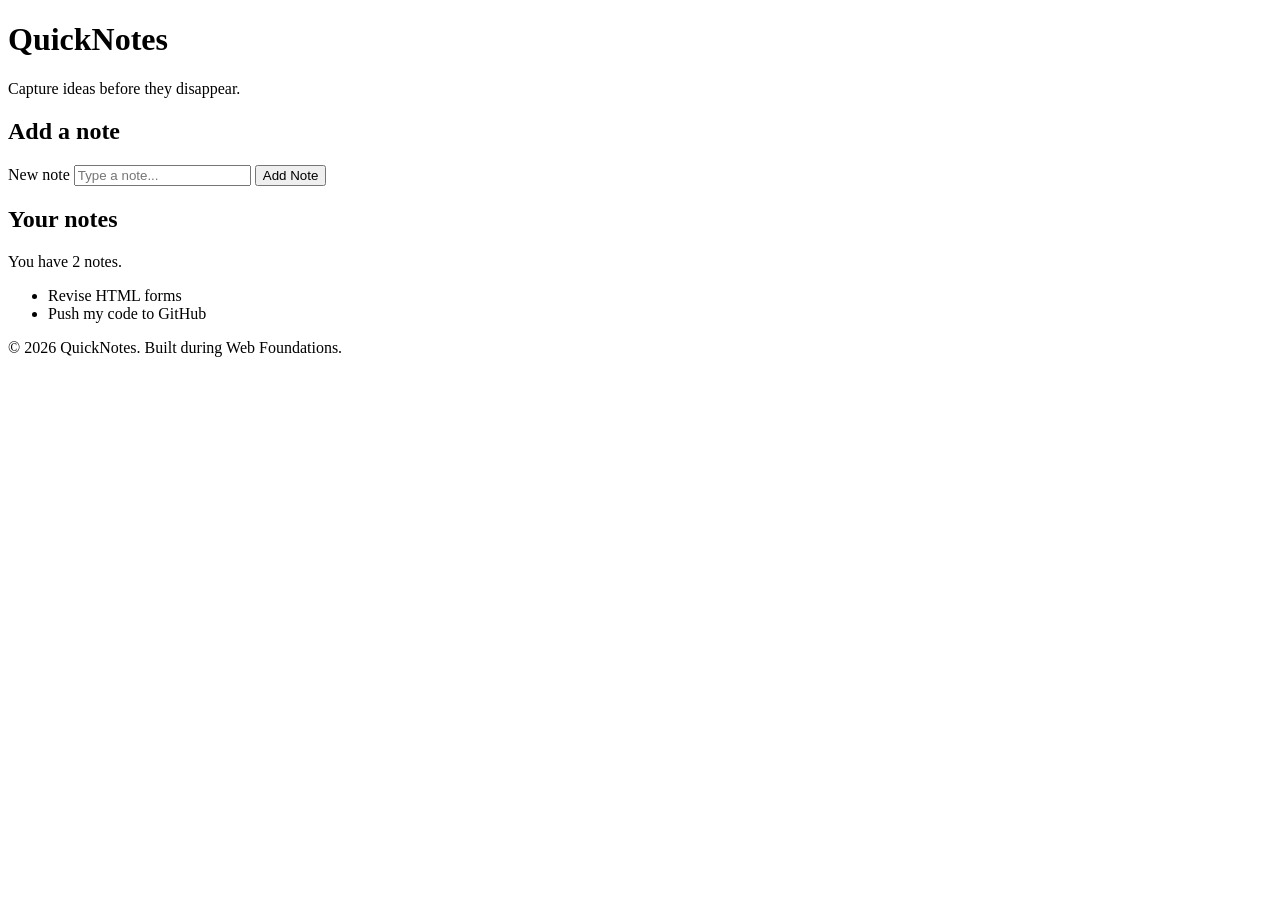
<file: hands-on-lab/day1/index.html>
<!DOCTYPE html>
<html lang="en">
  <head>
    <meta charset="UTF-8" />
    <meta name="viewport" content="width=device-width, initial-scale=1.0" />
    <title>QuickNotes</title>
  </head>
  <body>
    <header>
      <h1>QuickNotes</h1>
      <p>Capture ideas before they disappear.</p>
    </header>
 
    <main>
      <section>
        <h2>Add a note</h2>
        <form id="note-form">
          <label for="note-input">New note</label>
          <input type="text" id="note-input" placeholder="Type a note..." />
          <button type="submit">Add Note</button>
        </form>
      </section>
 
      <section>
        <h2>Your notes</h2>
        <p id="note-count">You have 2 notes.</p>
        <ul id="notes-list">
          <li>Revise HTML forms</li>
          <li>Push my code to GitHub</li>
        </ul>
      </section>
    </main>
 
    <footer>
      <p>&copy; 2026 QuickNotes. Built during Web Foundations.</p>
    </footer>
  </body>
</html>
</file>
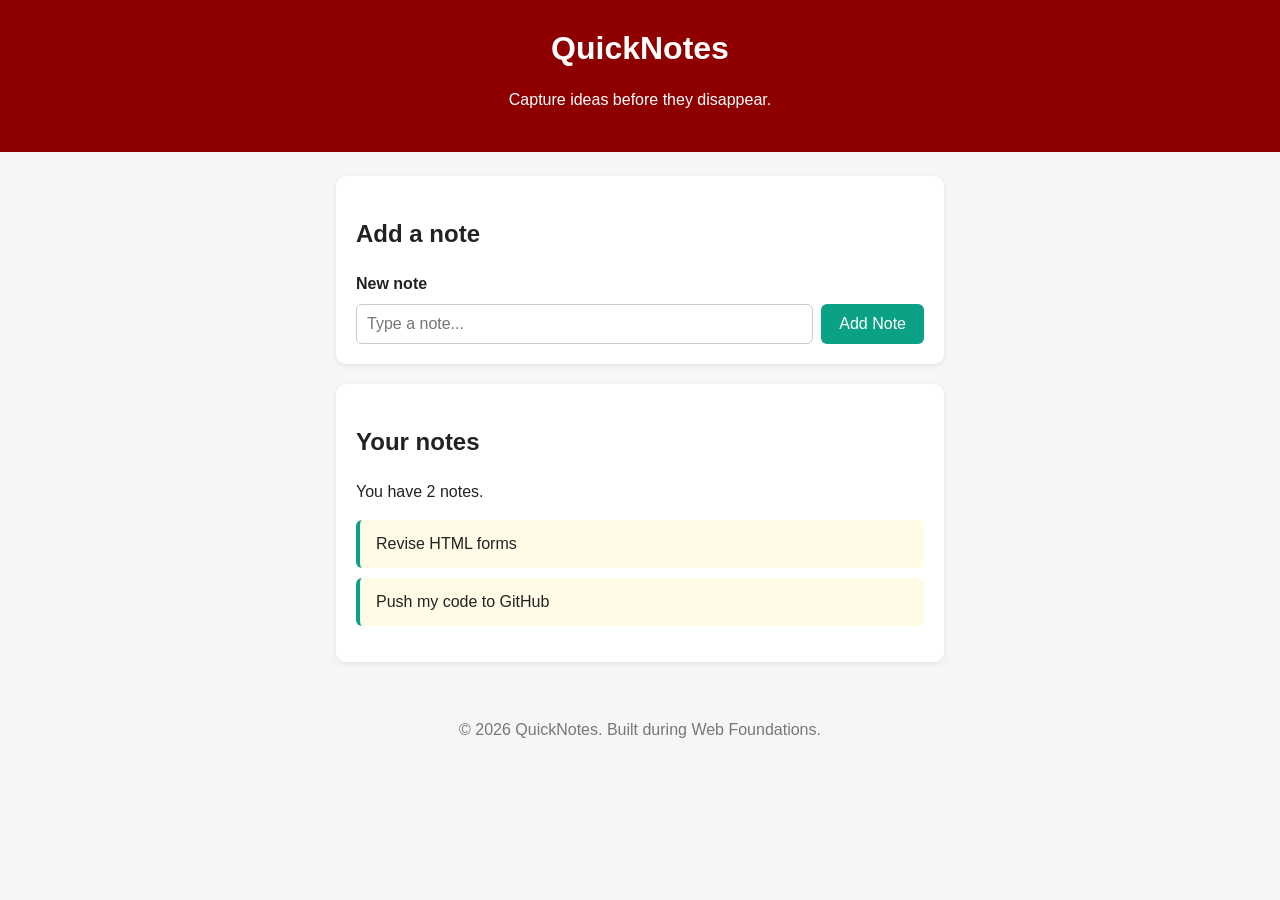
<file: hands-on-lab/day2/index.html>
<!DOCTYPE html>
<html lang="en">
  <head>
    <meta charset="UTF-8" />
    <meta name="viewport" content="width=device-width, initial-scale=1.0" />
    <title>QuickNotes</title>
    <link rel="stylesheet" href="style.css">
  </head>
  <body>
    <header>
      <h1>QuickNotes</h1>
      <p>Capture ideas before they disappear.</p>
    </header>
 
    <main>
      <section>
        <h2>Add a note</h2>
        <form id="note-form">
          <label for="note-input">New note</label>
          <input type="text" id="note-input" placeholder="Type a note..." />
          <button type="submit">Add Note</button>
        </form>
      </section>
 
      <section>
        <h2>Your notes</h2>
        <p id="note-count">You have 2 notes.</p>
        <ul id="notes-list">
          <li class="note">Revise HTML forms</li>
          <li class="note">Push my code to GitHub</li>
        </ul>
      </section>
    </main>
 
    <footer>
      <p>&copy; 2026 QuickNotes. Built during Web Foundations.</p>
    </footer>
  </body>
</html>
</file>
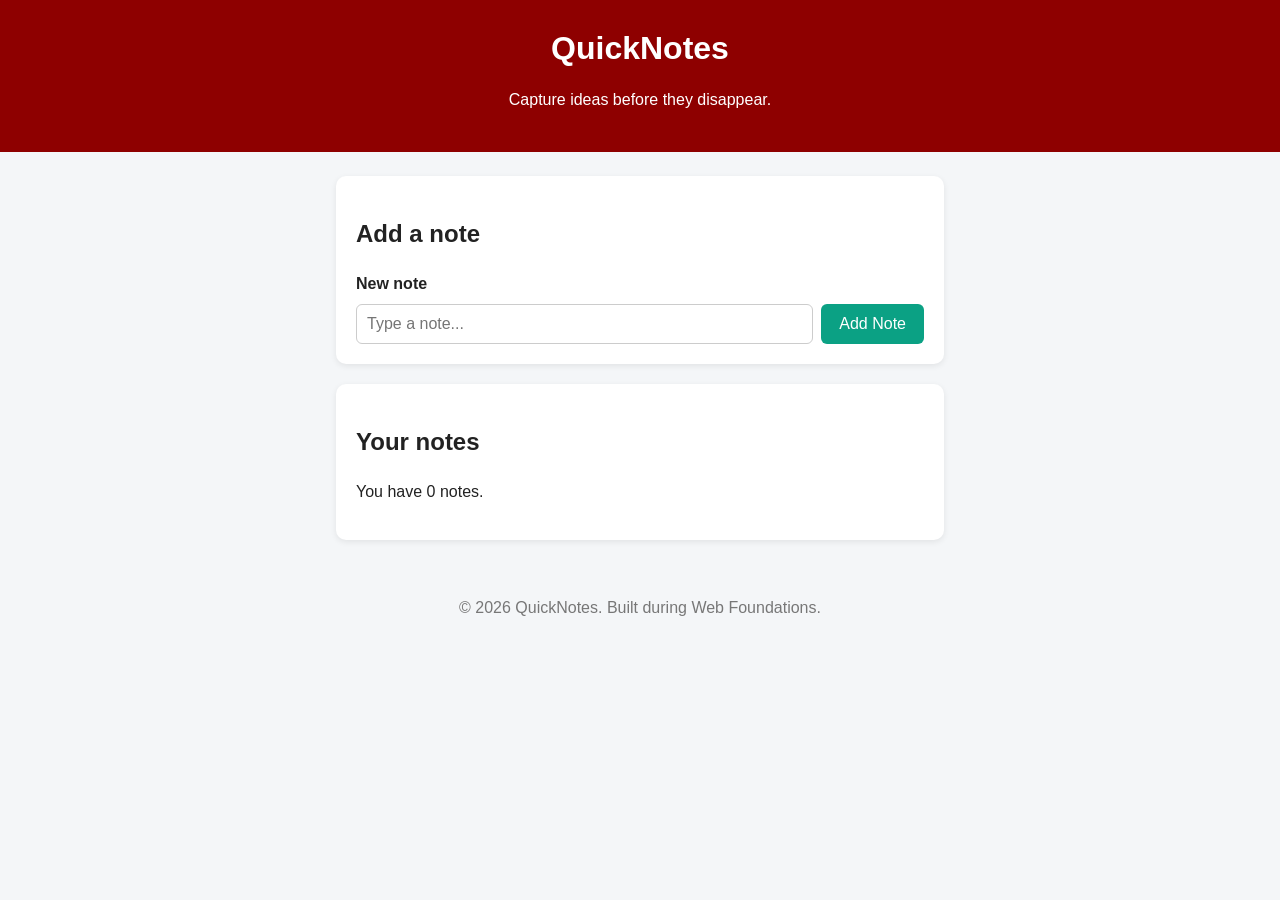
<file: hands-on-lab/day4/index.html>
<!DOCTYPE html>
<html lang="en">
  <head>
    <meta charset="UTF-8" />
    <meta name="viewport" content="width=device-width, initial-scale=1.0" />
    <title>QuickNotes</title>
    <link rel="stylesheet" href="style.css">
    <script src="script.js" defer></script>
  </head>
  <body>
    <header>
      <h1>QuickNotes</h1>
      <p>Capture ideas before they disappear.</p>
    </header>
 
    <main>
      <section>
        <h2>Add a note</h2>
        <form id="note-form">
          <label for="note-input">New note</label>
          <input type="text" id="note-input" placeholder="Type a note..." />
          <button type="submit">Add Note</button>
        </form>
      </section>
 
      <section>
        <h2>Your notes</h2>
        <p id="note-count">You have 2 notes.</p>
        <ul id="notes-list">
          <li class="note">Revise HTML forms</li>
          <li class="note">Push my code to GitHub</li>
        </ul>
      </section>
    </main>
 
    <footer>
        <p>&copy; 2026 QuickNotes. Built during Web Foundations.</p>
    </footer>
  </body>
</html>
</file>
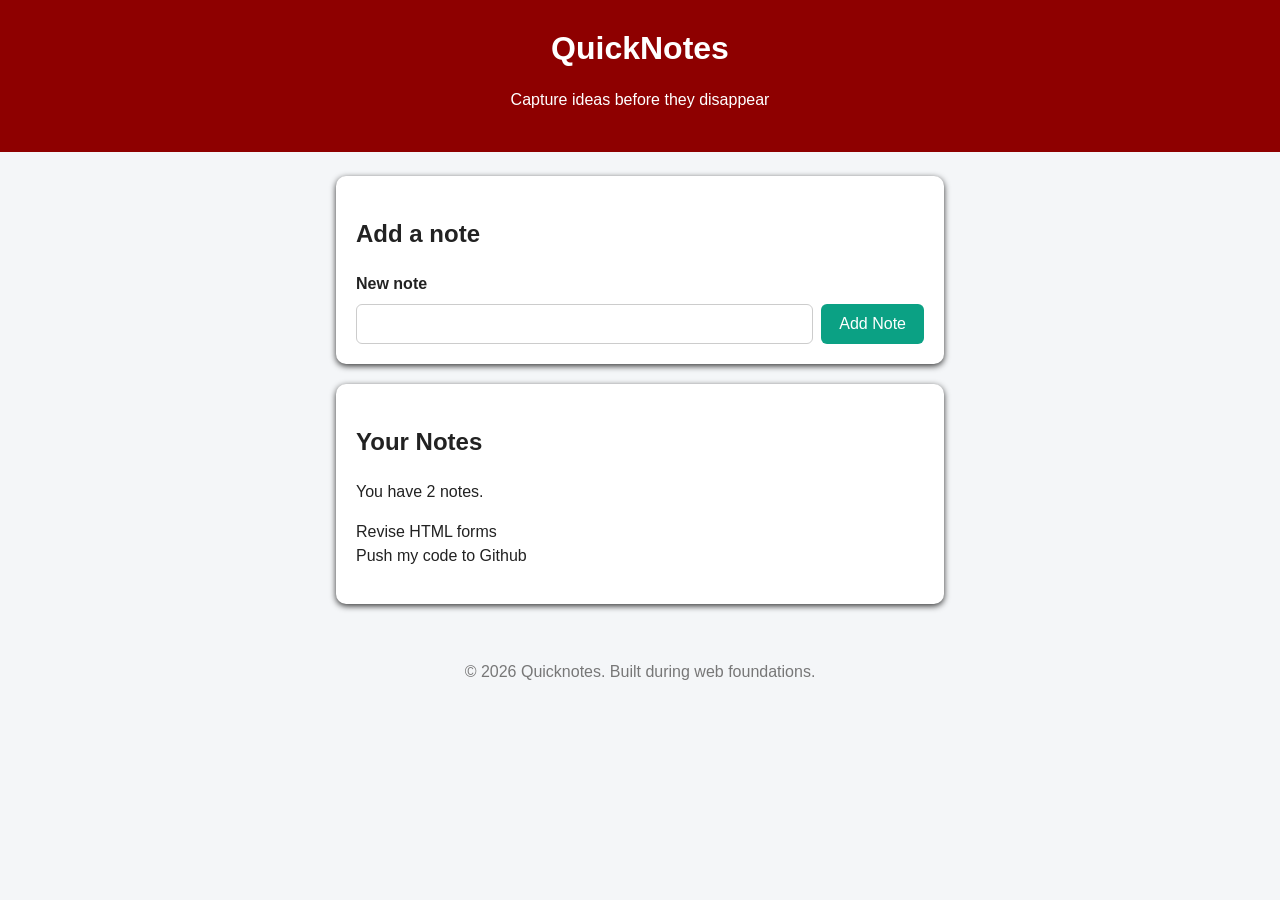
<file: practice/day2/index.html>
<!DOCTYPE html>
<html lang="en">
  <head>
    <meta charset="UTF-8" />
    <meta name="viewport" content="width=device-width, initial-scale=1.0" />
    <title>Quicknotes</title>
    <link rel="stylesheet" href="styles.css">
  </head>
  <body>
    <header>
        <h1>QuickNotes</h1>
        <p>Capture ideas before they disappear</p>
    </header>

    <main>
        <section>
            <h2>Add a note</h2>
            <form id="note-form">
                <label for="note-input">New note</label>
                <input type="text" id="note-input" placeholder=""Type a note...>
                <button type="submit">Add Note</button>
            </form>
        </section>

        <section>
            <h2>Your Notes</h2>
            <p id="note-count">You have 2 notes.</p>
            <ul id="notes-list">
                <li>Revise HTML forms</li>
                <li>Push my code to Github</li>
            </ul>
        </section>
    </main>

    <footer>
        <p>&copy; 2026 Quicknotes. Built during web foundations.</p>
    </footer>
  </body>
</html>
</file>
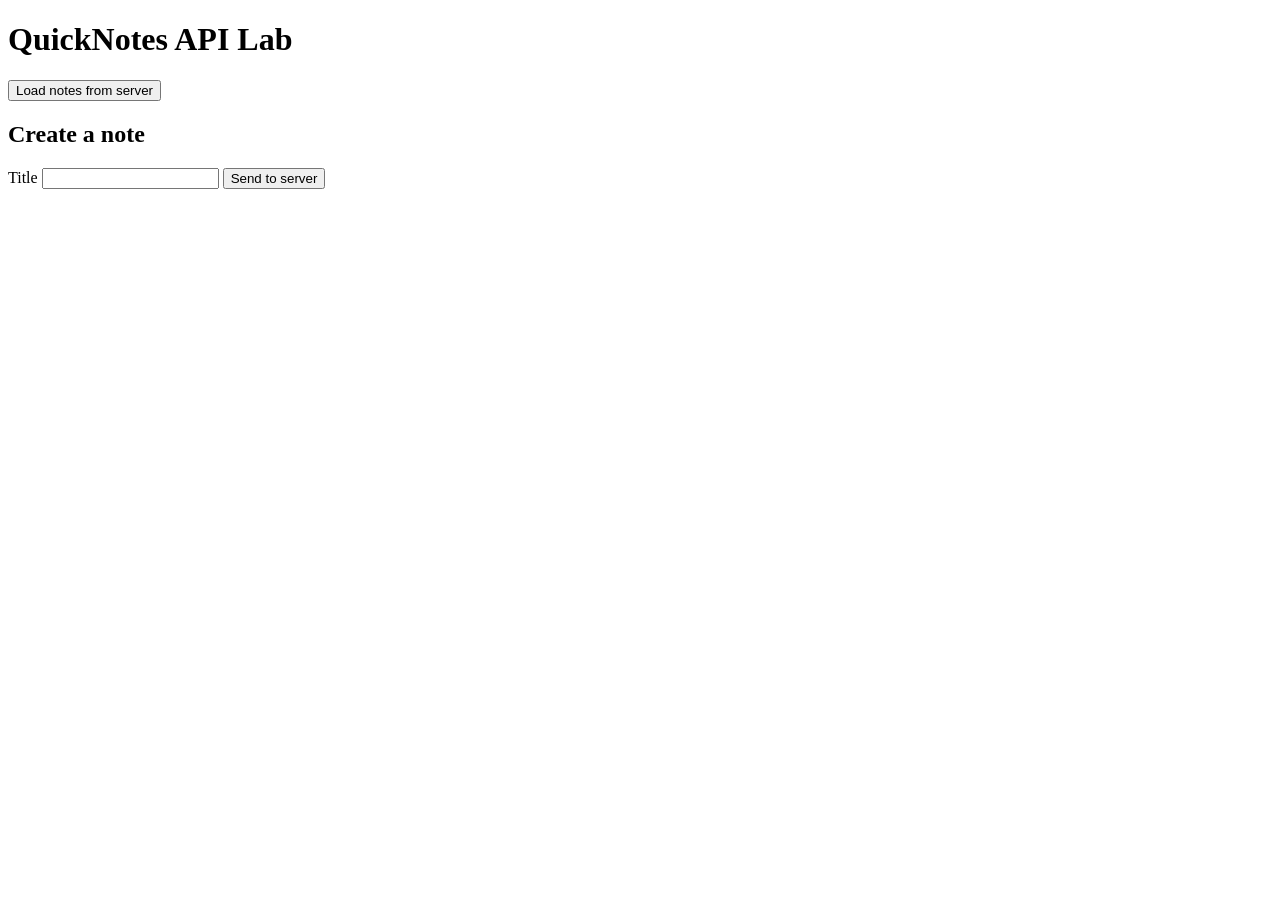
<file: hands-on-lab/day5/api-lab/index.html>
<!DOCTYPE html>
<html lang="en">
    <head>
        <meta charset="UTF-8">
        <meta name="viewport" content="width=device-width, initial-scale=1.0">
        <title>QuickNotes API Lab</title>
        <script src="app.js" defer></script>
    </head>
    <body>
        <h1>QuickNotes API Lab</h1>
        <button id="load-btn">Load notes from server</button>
        <p id="status"></p>
        <ul id="notes-list"></ul>

        <h2>Create a note</h2>
        <form id="note-form">
            <label for="title-input">Title</label>
            <input id="title-input" type="text">
            <button type="submit">Send to server</button>
        </form>
    </body>
</html>
</file>
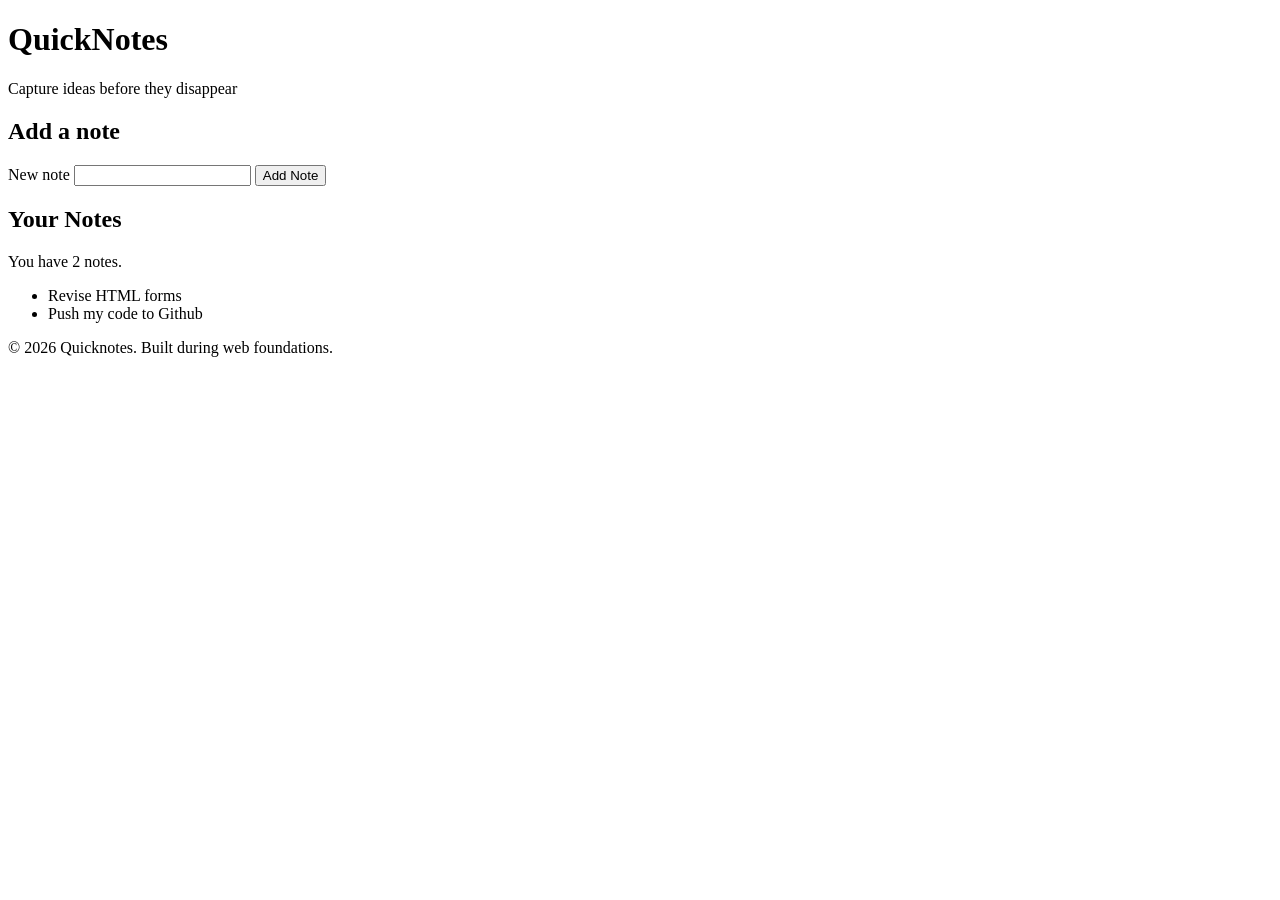
<file: practice/day1/quicknotes-day1/index.html>
<!DOCTYPE html>
<html lang="en">
  <head>
    <meta charset="UTF-8" />
    <meta name="viewport" content="width=device-width, initial-scale=1.0" />
    <title>Quicknotes</title>
  </head>
  <body>
    <header>
        <h1>QuickNotes</h1>
        <p>Capture ideas before they disappear</p>
    </header>

    <main>
        <section>
            <h2>Add a note</h2>
            <form id="note-form">
                <label for="note-input">New note</label>
                <input type="text" id="note-input" placeholder=""Type a note...>
                <button type="submit">Add Note</button>
            </form>
        </section>

        <section>
            <h2>Your Notes</h2>
            <p id="note-count">You have 2 notes.</p>
            <ul id="notes-list">
                <li>Revise HTML forms</li>
                <li>Push my code to Github</li>
            </ul>
        </section>
    </main>

    <footer>
        <p>&copy; 2026 Quicknotes. Built during web foundations.</p>
    </footer>
  </body>
</html>
</file>
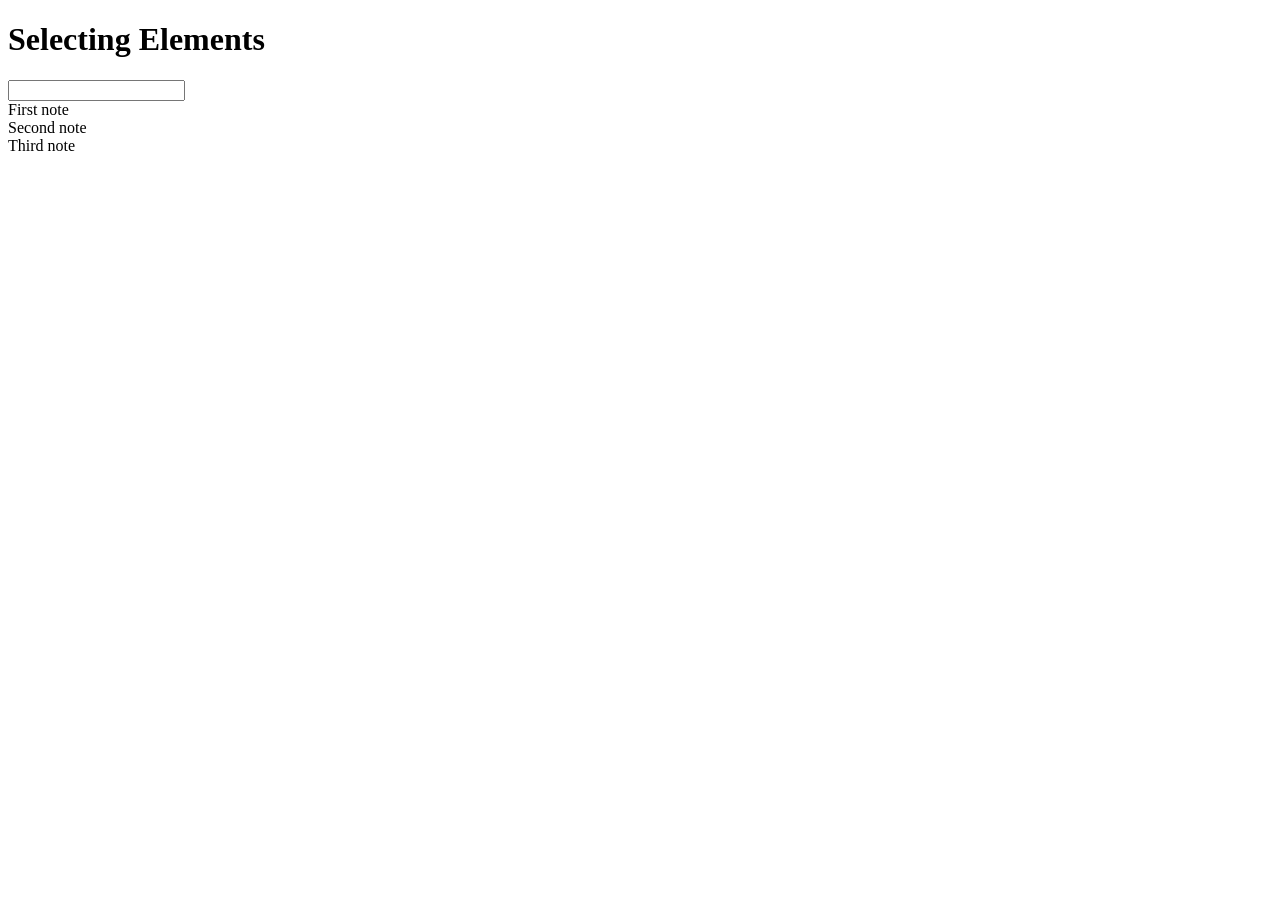
<file: practice/day4/selecting-elements/index.html>
<!DOCTYPE html>
<html lang="en">
<head>
    <meta charset="UTF-8">
    <meta name="viewport" content="width=device-width, initial-scale=1.0">
    <title>Selecting Elements</title>
</head>
<body>
    <h1>Selecting Elements</h1>
    <form id="note-form">
        <input id="note-input">
    </form>

    <div class="note">First note</div>
    <div class="note">Second note</div>
    <div class="note">Third note</div>

    <script src="index.js"></script>
</body>
</html>
</file>
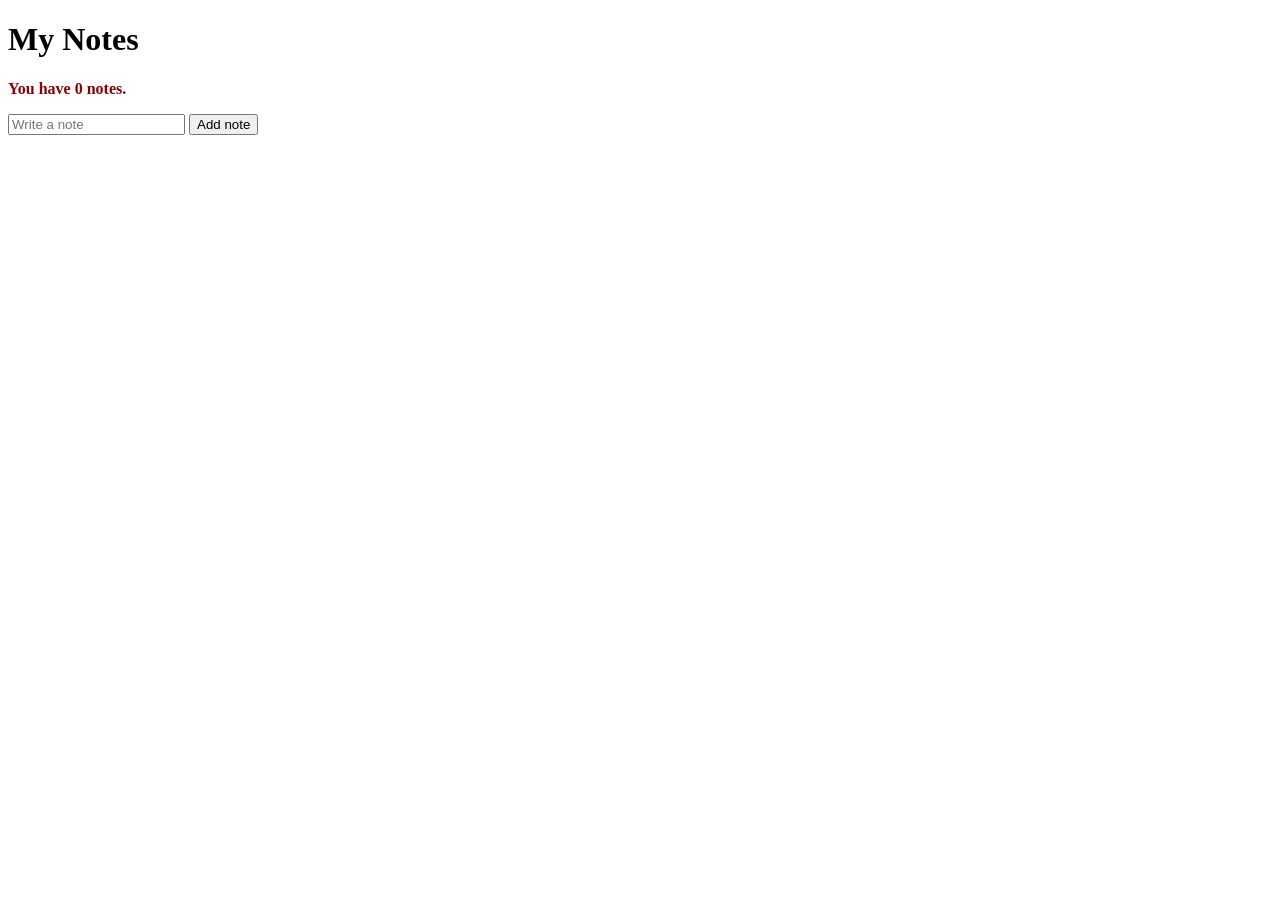
<file: practice/day4/changing-elements/practice/index.html>
<!DOCTYPE html>
<html lang="en">
    <head>
        <meta charset="UTF-8">
        <meta name="viewport" content="width=device-width, initial-scale=1.0">
        <title>Notes Demo</title>
        <link rel="stylesheet" href="style.css">
    </head>
    <body>
        <h1>My Notes</h1>

        <p id="note-count">You have 0 notes.</p>

        <input id="note-input" type="text" placeholder="Write a note">
        <button id="add-button">Add note</button>

        <ul id="note-list"></ul>

        <script src="script.js"></script>
    </body>
</html>
</file>
<file: hands-on-lab/day2/style.css>
/* 1. Reset: predictable sizing and no default body margin */
*,
*::before,
*::after {
  box-sizing: border-box;
}
 
body {
  margin: 0;
  font-family: "Segoe UI", Arial, sans-serif;
  background-color: #f4f6f8;
  color: #222;
  line-height: 1.5;
}
 
/* 2. Header */
header {
  background-color: #8e0000;
  color: white;
  text-align: center;
  padding: 24px 16px;
}
 
header h1 {
  margin: 0;
}
 
/* 3. Centre the main content and limit its width */
main {
  max-width: 640px;
  margin: 24px auto;   /* auto left/right margins centre a block */
  padding: 0 16px;
}
 
section {
  background: white;
  padding: 20px;
  border-radius: 10px;
  margin-bottom: 20px;
  box-shadow: 0 2px 6px rgba(0, 0, 0, 0.08);
}
 
/* 4. Form layout with Flexbox */
#note-form {
  display: flex;
  gap: 8px;
  flex-wrap: wrap;
}
 
#note-form label {
  width: 100%;          /* label on its own line */
  font-weight: bold;
}
 
#note-input {
  flex: 1;
  padding: 10px;
  border: 1px solid #ccc;
  border-radius: 6px;
  font-size: 1rem;
}
 
button {
  background-color: #0ba184;
  color: white;
  border: none;
  padding: 10px 18px;
  border-radius: 6px;
  font-size: 1rem;
  cursor: pointer;
}
 
button:hover {
  background-color: #088a70;
}
 
/* 5. Notes list */
#notes-list {
  list-style: none;     /* remove bullet points */
  padding: 0;
}
 
.note {
  background-color: #fffbe6;
  border-left: 4px solid #0ba184;
  padding: 12px 16px;
  margin-bottom: 10px;
  border-radius: 6px;
}
 
/* 6. Footer */
footer {
  text-align: center;
  color: #777;
  padding: 16px;
}
 
/* 7. Phones */
@media (max-width: 600px) {
  #note-form {
    flex-direction: column;
  }
}
</file>
<file: hands-on-lab/day4/style.css>
/* 1. Reset: predictable sizing and no default body margin */
*,
*::before,
*::after {
  box-sizing: border-box;
}
 
body {
  margin: 0;
  font-family: "Segoe UI", Arial, sans-serif;
  background-color: #f4f6f8;
  color: #222;
  line-height: 1.5;
}
 
/* 2. Header */
header {
  background-color: #8e0000;
  color: white;
  text-align: center;
  padding: 24px 16px;
}
 
header h1 {
  margin: 0;
}
 
/* 3. Centre the main content and limit its width */
main {
  max-width: 640px;
  margin: 24px auto;   /* auto left/right margins centre a block */
  padding: 0 16px;
}
 
section {
  background: white;
  padding: 20px;
  border-radius: 10px;
  margin-bottom: 20px;
  box-shadow: 0 2px 6px rgba(0, 0, 0, 0.08);
}
 
/* 4. Form layout with Flexbox */
#note-form {
  display: flex;
  gap: 8px;
  flex-wrap: wrap;
}
 
#note-form label {
  width: 100%;          /* label on its own line */
  font-weight: bold;
}
 
#note-input {
  flex: 1;
  padding: 10px;
  border: 1px solid #ccc;
  border-radius: 6px;
  font-size: 1rem;
}
 
button {
  background-color: #0ba184;
  color: white;
  border: none;
  padding: 10px 18px;
  border-radius: 6px;
  font-size: 1rem;
  cursor: pointer;
}
 
button:hover {
  background-color: #088a70;
}
 
/* 5. Notes list */
#notes-list {
  list-style: none;     /* remove bullet points */
  padding: 0;
}
 
.note {
  background-color: #fffbe6;
  border-left: 4px solid #0ba184;
  padding: 12px 16px;
  margin-bottom: 10px;
  border-radius: 6px;
}
 
/* 6. Footer */
footer {
  text-align: center;
  color: #777;
  padding: 16px;
}
 
/* 7. Phones */
@media (max-width: 600px) {
  #note-form {
    flex-direction: column;
  }
}

.note {
    display: flex;
    justify-content: space-between;
    align-items: center;
    gap: 12px;
}

.delete-btn {
    background-color: #8e0000;
    padding: 6px 12px;
    font-size: 0.85rem;
}

.delete-btn:hover {
    background-color: #6b0000;
}
</file>
<file: practice/day2/styles.css>
/* 1. Reset: predictable sizing and no default body margin */

*,
*::before,
*::after {
    box-sizing: border-box;
}

body {
    margin: 0;
    font-family: "Segoe UI", Arial, sans-serif;
    background-color: #f4f6f8;
    color: #222;
    line-height: 1.5;
}

/* 2. Header */
header {
    background-color: #8e0000;
    color: white;
    padding: 24px 16px;
    text-align: center;
}

header h1 {
    margin: 0;
}

/* 3. Centre the main content and limit its width */
main {
    max-width: 640px;
    margin: 24px auto;   /* auto left/right margins centre a block */
    padding: 0 16px;
}

section {
    margin-bottom: 20px;
    padding: 20px;
    background-color: white;
    border-radius: 10px;
    box-shadow: 0px 2px 6px rgb(0 0 0 / 0.8);
}

/* 4. Form layout with Flexbox */
#note-form {
  display: flex;
  gap: 8px;
  flex-wrap: wrap;
}
 
#note-form label {
  width: 100%;          /* label on its own line */
  font-weight: bold;
}
 
#note-input {
  flex: 1;
  padding: 10px;
  border: 1px solid #ccc;
  border-radius: 6px;
  font-size: 1rem;
}
 
button {
  background-color: #0ba184;
  color: white;
  border: none;
  padding: 10px 18px;
  border-radius: 6px;
  font-size: 1rem;
  cursor: pointer;
}
 
button:hover {
  background-color: #088a70;
}
 
/* 5. Notes list */
#notes-list {
  list-style: none;     /* remove bullet points */
  padding: 0;
}
 
.note {
  background-color: #fffbe6;
  border-left: 4px solid #0ba184;
  padding: 12px 16px;
  margin-bottom: 10px;
  border-radius: 6px;
}
 
/* 6. Footer */
footer {
  text-align: center;
  color: #777;
  padding: 16px;
}
 
/* 7. Phones */
@media (max-width: 600px) {
  #note-form {
    flex-direction: column;
  }
}
</file>
<file: practice/day4/changing-elements/practice/style.css>
.highlight {
    background-color: #fff3a3;
    padding: 5px;
    border-radius: 4px;
}

#note-count {
    color: #8e0000;
    font-weight: bold;
}
</file>
